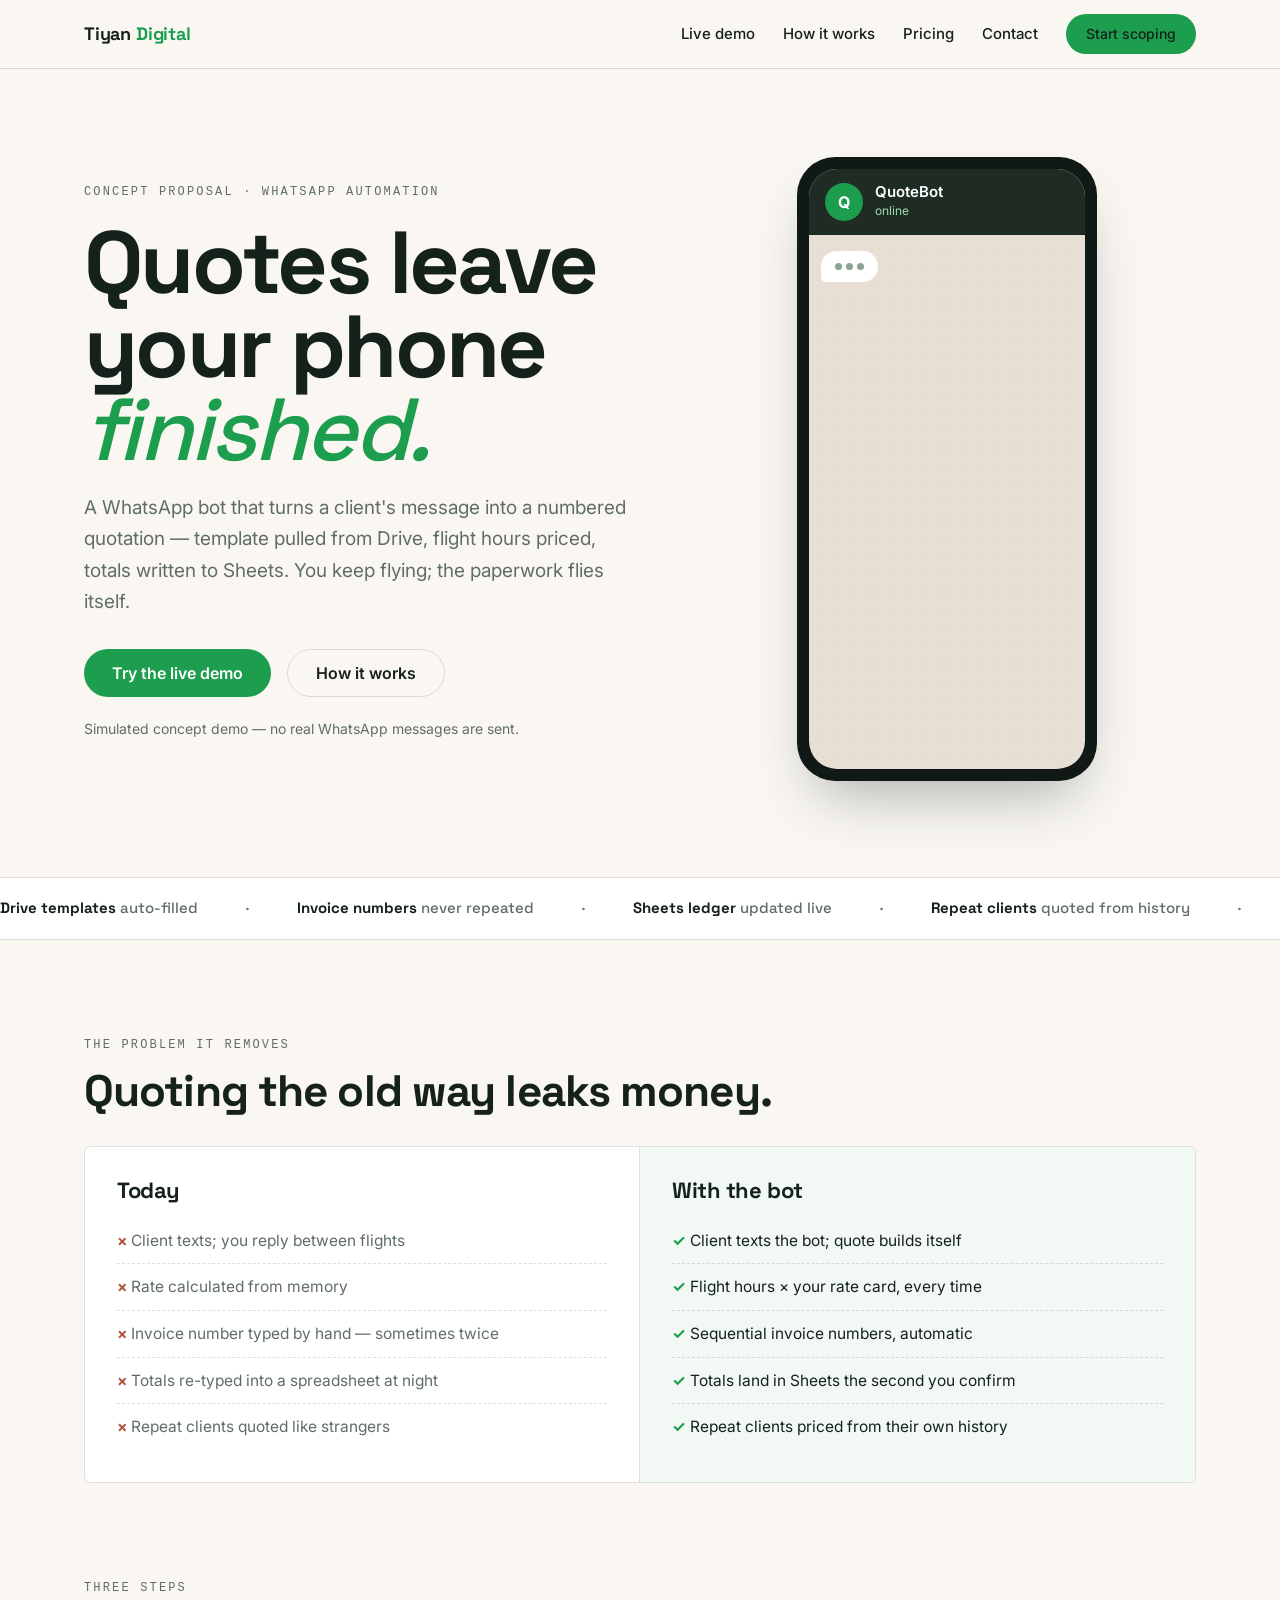
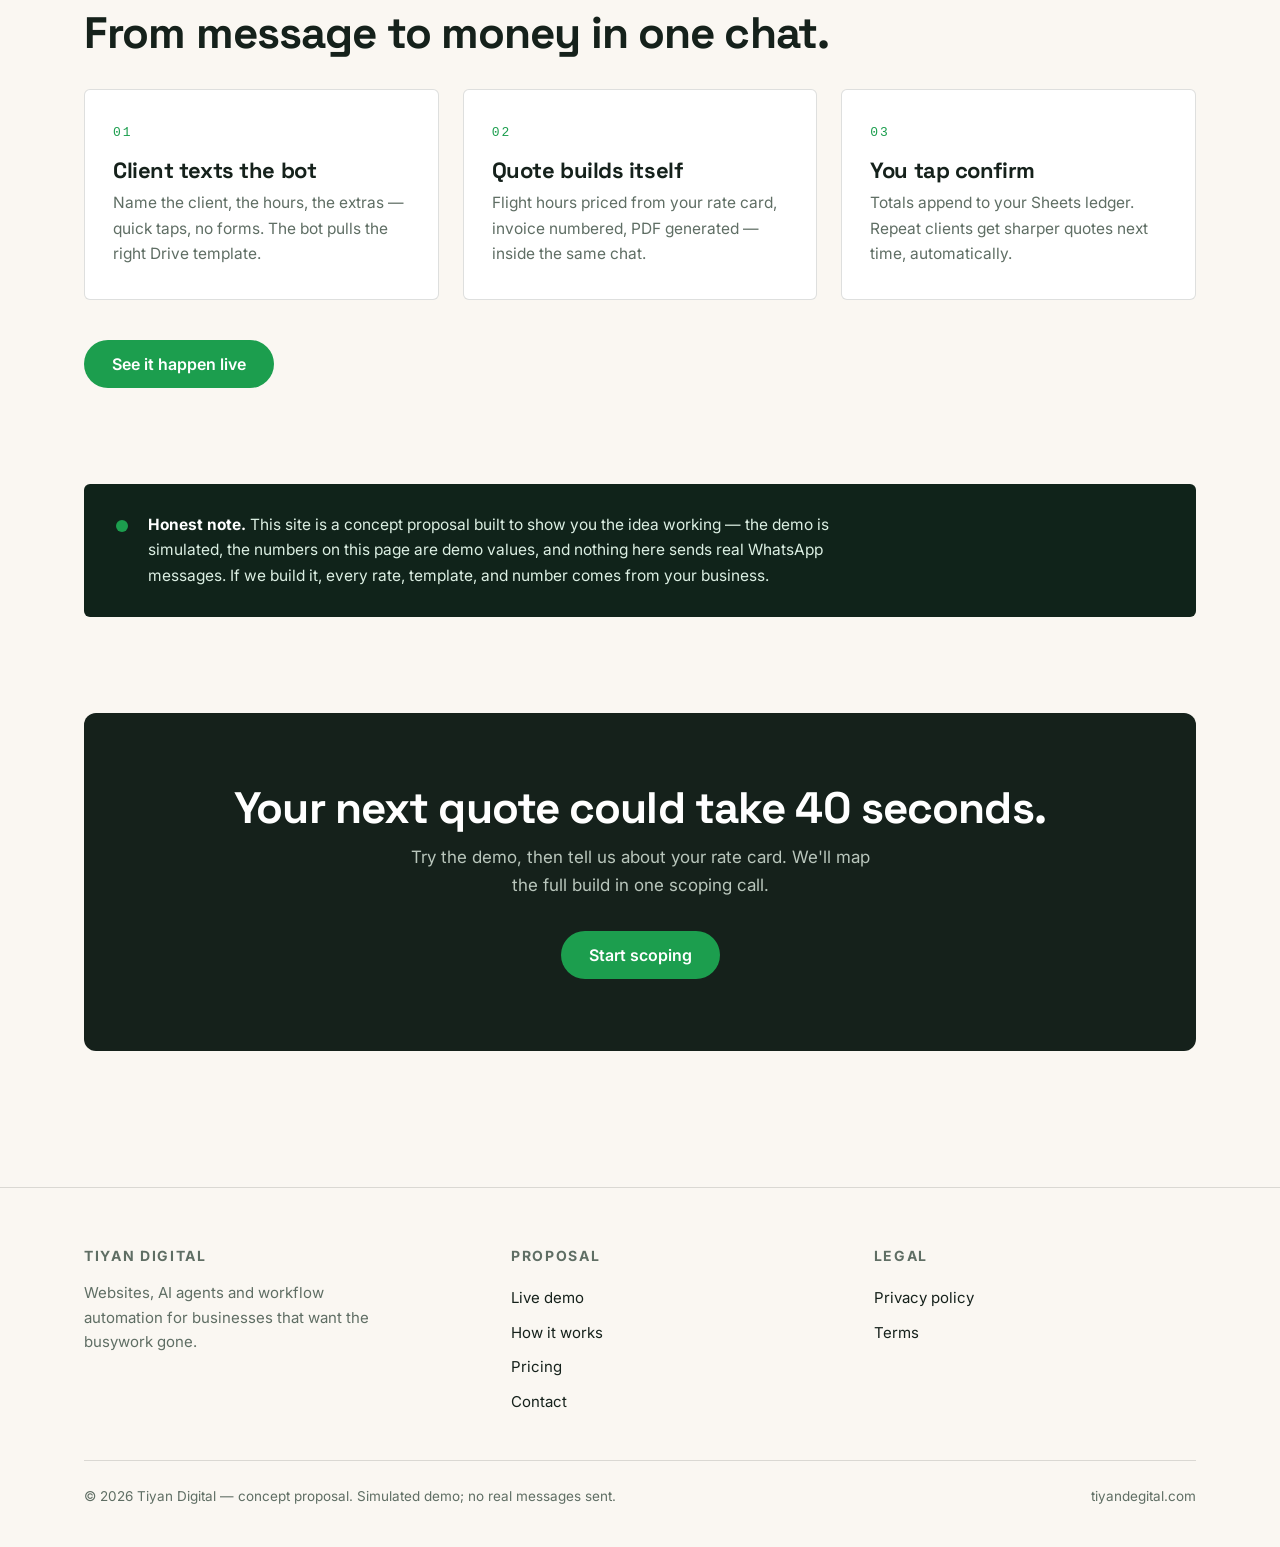
<file: index.html>
<!DOCTYPE html>
<html lang="en">
<head>
<meta charset="utf-8">
<meta name="viewport" content="width=device-width,initial-scale=1">
<title>WhatsApp Quotation Bot for Drone Services — Concept Proposal | Tiyan Digital</title>
<meta name="description" content="A concept proposal: a WhatsApp chatbot that turns client messages into numbered quotations and invoices — Drive templates, flight-hour pricing, Sheets ledger, smarter quotes for repeat clients. Interactive demo inside.">
<link rel="preconnect" href="https://fonts.googleapis.com">
<link rel="preconnect" href="https://fonts.gstatic.com" crossorigin>
<link href="https://fonts.googleapis.com/css2?family=Space+Grotesk:wght@500;700&family=Inter:wght@400;500;600&display=swap" rel="stylesheet">
<link rel="stylesheet" href="assets/css/style.css">
</head>
<body>
<header class="nav">
  <div class="wrap">
    <a class="brand" href="index.html">Tiyan <span>Digital</span></a>
    <button class="burger" aria-label="Menu" aria-expanded="false"><span></span><span></span><span></span></button>
    <nav class="nav-links" aria-label="Main">
      <a href="demo.html">Live demo</a>
      <a href="how-it-works.html">How it works</a>
      <a href="pricing.html">Pricing</a>
      <a href="contact.html">Contact</a>
      <a class="btn small" href="contact.html">Start scoping</a>
    </nav>
  </div>
</header>

<main>
<section class="hero">
  <div class="wrap hero-grid">
    <div>
      <p class="eyebrow rise">Concept proposal · WhatsApp automation</p>
      <h1 class="rise">Quotes leave your phone <em>finished.</em></h1>
      <p class="lede rise">A WhatsApp bot that turns a client's message into a numbered quotation — template pulled from Drive, flight hours priced, totals written to Sheets. You keep flying; the paperwork flies itself.</p>
      <div class="hero-ctas rise">
        <a class="btn" href="demo.html">Try the live demo</a>
        <a class="btn ghost" href="how-it-works.html">How it works</a>
      </div>
      <p class="hero-note rise">Simulated concept demo — no real WhatsApp messages are sent.</p>
    </div>
    <div class="rise">
      <div class="phone" role="img" aria-label="Simulated WhatsApp conversation where the bot builds a quotation">
        <div class="phone-screen">
          <div class="wa-head">
            <div class="wa-avatar">Q</div>
            <div><div class="wa-name">QuoteBot</div><div class="wa-status">online</div></div>
          </div>
          <div class="wa-body" id="hero-chat"></div>
        </div>
      </div>
    </div>
  </div>
</section>

<div class="strip" aria-hidden="true">
  <div class="strip-track">
    <span><b>Drive templates</b> auto-filled</span><span>·</span>
    <span><b>Invoice numbers</b> never repeated</span><span>·</span>
    <span><b>Sheets ledger</b> updated live</span><span>·</span>
    <span><b>Repeat clients</b> quoted from history</span><span>·</span>
    <span><b>PDF invoices</b> in-chat</span><span>·</span>
    <span><b>Drive templates</b> auto-filled</span><span>·</span>
    <span><b>Invoice numbers</b> never repeated</span><span>·</span>
    <span><b>Sheets ledger</b> updated live</span><span>·</span>
    <span><b>Repeat clients</b> quoted from history</span><span>·</span>
    <span><b>PDF invoices</b> in-chat</span><span>·</span>
  </div>
</div>

<section>
  <div class="wrap">
    <p class="eyebrow rise">The problem it removes</p>
    <h2 class="rise">Quoting the old way leaks money.</h2>
    <div class="compare rise" style="margin-top:32px">
      <div class="old">
        <h3>Today</h3>
        <ul>
          <li>Client texts; you reply between flights</li>
          <li>Rate calculated from memory</li>
          <li>Invoice number typed by hand — sometimes twice</li>
          <li>Totals re-typed into a spreadsheet at night</li>
          <li>Repeat clients quoted like strangers</li>
        </ul>
      </div>
      <div class="new">
        <h3>With the bot</h3>
        <ul>
          <li>Client texts the bot; quote builds itself</li>
          <li>Flight hours × your rate card, every time</li>
          <li>Sequential invoice numbers, automatic</li>
          <li>Totals land in Sheets the second you confirm</li>
          <li>Repeat clients priced from their own history</li>
        </ul>
      </div>
    </div>
  </div>
</section>

<section style="padding-top:0">
  <div class="wrap">
    <p class="eyebrow rise">Three steps</p>
    <h2 class="rise">From message to money in one chat.</h2>
    <div class="steps" style="margin-top:32px">
      <div class="step rise"><h3>Client texts the bot</h3><p>Name the client, the hours, the extras — quick taps, no forms. The bot pulls the right Drive template.</p></div>
      <div class="step rise"><h3>Quote builds itself</h3><p>Flight hours priced from your rate card, invoice numbered, PDF generated — inside the same chat.</p></div>
      <div class="step rise"><h3>You tap confirm</h3><p>Totals append to your Sheets ledger. Repeat clients get sharper quotes next time, automatically.</p></div>
    </div>
    <div class="rise" style="margin-top:40px"><a class="btn" href="demo.html">See it happen live</a></div>
  </div>
</section>

<section style="padding-top:0">
  <div class="wrap">
    <div class="honest rise">
      <span class="dot"></span>
      <p><strong>Honest note.</strong> This site is a concept proposal built to show you the idea working — the demo is simulated, the numbers on this page are demo values, and nothing here sends real WhatsApp messages. If we build it, every rate, template, and number comes from your business.</p>
    </div>
  </div>
</section>

<section style="padding-top:0">
  <div class="wrap">
    <div class="final rise">
      <h2>Your next quote could take 40 seconds.</h2>
      <p>Try the demo, then tell us about your rate card. We'll map the full build in one scoping call.</p>
      <a class="btn" href="contact.html">Start scoping</a>
    </div>
  </div>
</section>
</main>

<footer>
  <div class="wrap">
    <div class="foot-grid">
      <div>
        <h4>Tiyan Digital</h4>
        <p style="font-size:15px;color:var(--muted);max-width:32ch">Websites, AI agents and workflow automation for businesses that want the busywork gone.</p>
      </div>
      <div>
        <h4>Proposal</h4>
        <a href="demo.html">Live demo</a>
        <a href="how-it-works.html">How it works</a>
        <a href="pricing.html">Pricing</a>
        <a href="contact.html">Contact</a>
      </div>
      <div>
        <h4>Legal</h4>
        <a href="privacy.html">Privacy policy</a>
        <a href="terms.html">Terms</a>
      </div>
    </div>
    <div class="foot-base">
      <span>© 2026 Tiyan Digital — concept proposal. Simulated demo; no real messages sent.</span>
      <span>tiyandegital.com</span>
    </div>
  </div>
</footer>
<script src="assets/js/main.js"></script>
<script src="assets/js/home-chat.js"></script>
</body>
</html>
</file>
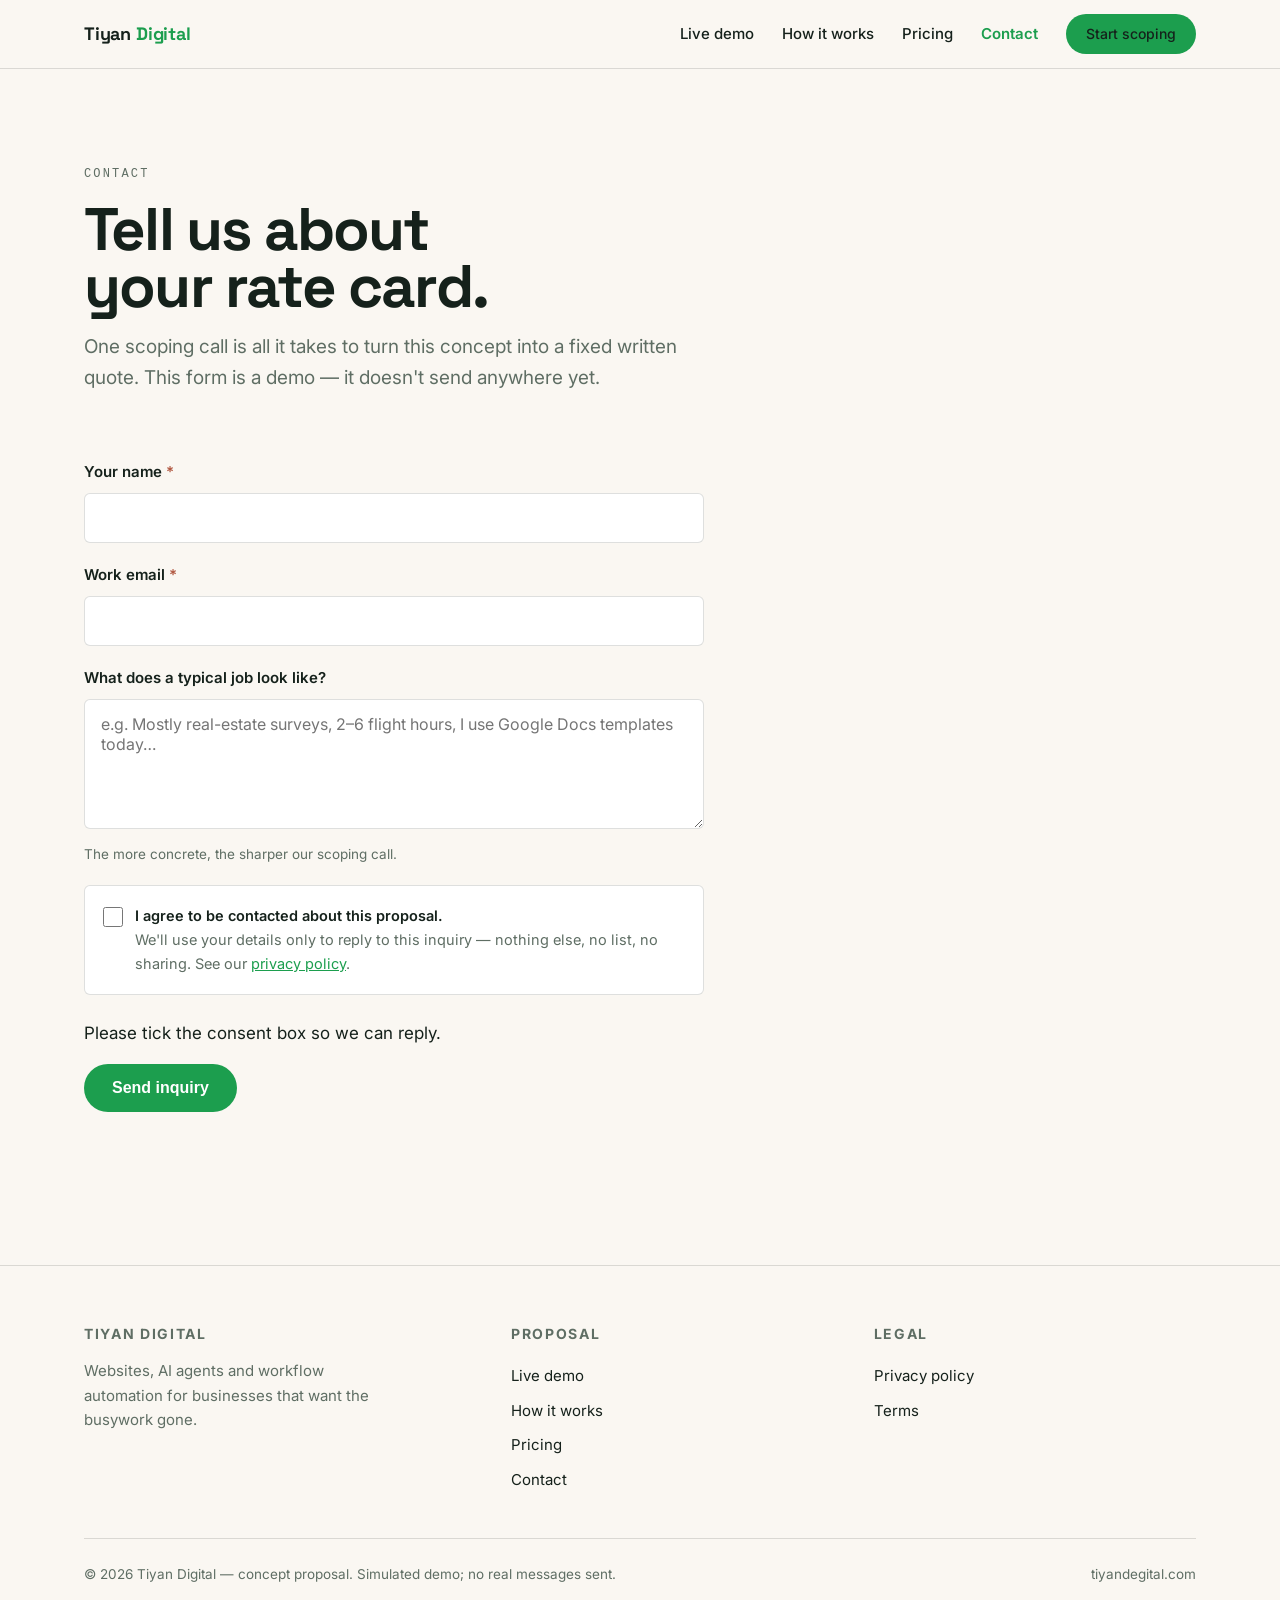
<file: contact.html>
<!DOCTYPE html>
<html lang="en">
<head>
<meta charset="utf-8">
<meta name="viewport" content="width=device-width,initial-scale=1">
<title>Contact — WhatsApp Quotation Bot | Tiyan Digital</title>
<meta name="description" content="Start the scoping conversation for your WhatsApp quotation bot. Tell us about your rate card and templates.">
<link rel="preconnect" href="https://fonts.googleapis.com">
<link rel="preconnect" href="https://fonts.gstatic.com" crossorigin>
<link href="https://fonts.googleapis.com/css2?family=Space+Grotesk:wght@500;700&family=Inter:wght@400;500;600&display=swap" rel="stylesheet">
<link rel="stylesheet" href="assets/css/style.css">
</head>
<body>
<header class="nav">
  <div class="wrap">
    <a class="brand" href="index.html">Tiyan <span>Digital</span></a>
    <button class="burger" aria-label="Menu" aria-expanded="false"><span></span><span></span><span></span></button>
    <nav class="nav-links" aria-label="Main">
      <a href="demo.html">Live demo</a>
      <a href="how-it-works.html">How it works</a>
      <a href="pricing.html">Pricing</a>
      <a href="contact.html" class="active">Contact</a>
      <a class="btn small" href="contact.html">Start scoping</a>
    </nav>
  </div>
</header>

<main>
<section style="padding-bottom:48px">
  <div class="wrap">
    <p class="eyebrow rise">Contact</p>
    <h1 class="rise" style="font-size:clamp(36px,5vw,60px);margin:16px 0">Tell us about<br>your rate card.</h1>
    <p class="lede rise">One scoping call is all it takes to turn this concept into a fixed written quote. This form is a demo — it doesn't send anywhere yet.</p>
  </div>
</section>

<section style="padding-top:0">
  <div class="wrap">
    <form class="contact rise" id="contact-form" novalidate>
      <div class="field">
        <label for="f-name">Your name <span class="req">*</span></label>
        <input id="f-name" name="name" type="text" autocomplete="name" required>
        <p class="err" id="e-name">Please enter your name.</p>
      </div>
      <div class="field">
        <label for="f-email">Work email <span class="req">*</span></label>
        <input id="f-email" name="email" type="email" autocomplete="email" required>
        <p class="err" id="e-email">Please enter a valid email address.</p>
      </div>
      <div class="field">
        <label for="f-detail">What does a typical job look like?</label>
        <textarea id="f-detail" name="message" rows="5" placeholder="e.g. Mostly real-estate surveys, 2–6 flight hours, I use Google Docs templates today…"></textarea>
        <p class="hint">The more concrete, the sharper our scoping call.</p>
      </div>
      <div class="consent">
        <input id="f-consent" type="checkbox" required>
        <p><label for="f-consent" style="font-weight:600;color:var(--ink)">I agree to be contacted about this proposal.</label><br>
        We'll use your details only to reply to this inquiry — nothing else, no list, no sharing. See our <a href="privacy.html" style="color:var(--accent)">privacy policy</a>.</p>
      </div>
      <p class="err" id="e-consent">Please tick the consent box so we can reply.</p>
      <button class="btn" type="submit">Send inquiry</button>
      <p class="hint" id="form-note" style="margin-top:16px"></p>
    </form>
  </div>
</section>
</main>

<footer>
  <div class="wrap">
    <div class="foot-grid">
      <div>
        <h4>Tiyan Digital</h4>
        <p style="font-size:15px;color:var(--muted);max-width:32ch">Websites, AI agents and workflow automation for businesses that want the busywork gone.</p>
      </div>
      <div>
        <h4>Proposal</h4>
        <a href="demo.html">Live demo</a>
        <a href="how-it-works.html">How it works</a>
        <a href="pricing.html">Pricing</a>
        <a href="contact.html">Contact</a>
      </div>
      <div>
        <h4>Legal</h4>
        <a href="privacy.html">Privacy policy</a>
        <a href="terms.html">Terms</a>
      </div>
    </div>
    <div class="foot-base">
      <span>© 2026 Tiyan Digital — concept proposal. Simulated demo; no real messages sent.</span>
      <span>tiyandegital.com</span>
    </div>
  </div>
</footer>
<script src="assets/js/main.js"></script>
<script>
(function(){
  var form=document.getElementById('contact-form');
  form.addEventListener('submit',function(e){
    e.preventDefault();
    var ok=true;
    var name=document.getElementById('f-name'),email=document.getElementById('f-email'),consent=document.getElementById('f-consent');
    function set(id,bad){document.getElementById(id).style.display=bad?'block':'none'}
    set('e-name',!name.value.trim()); if(!name.value.trim())ok=false;
    var em=/^[^\s@]+@[^\s@]+\.[^\s@]+$/.test(email.value.trim());
    set('e-email',!em); if(!em)ok=false;
    set('e-consent',!consent.checked); if(!consent.checked)ok=false;
    var note=document.getElementById('form-note');
    if(ok){
      note.textContent='Thanks — in the live version this would reach us directly. For now, reply to our Reddit message and we\u2019ll take it from there.';
      note.style.color='var(--accent)'; form.reset();
    }else{
      note.textContent='Please fix the highlighted fields.'; note.style.color='#B0563F';
    }
  });
})();
</script>
</body>
</html>
</file>
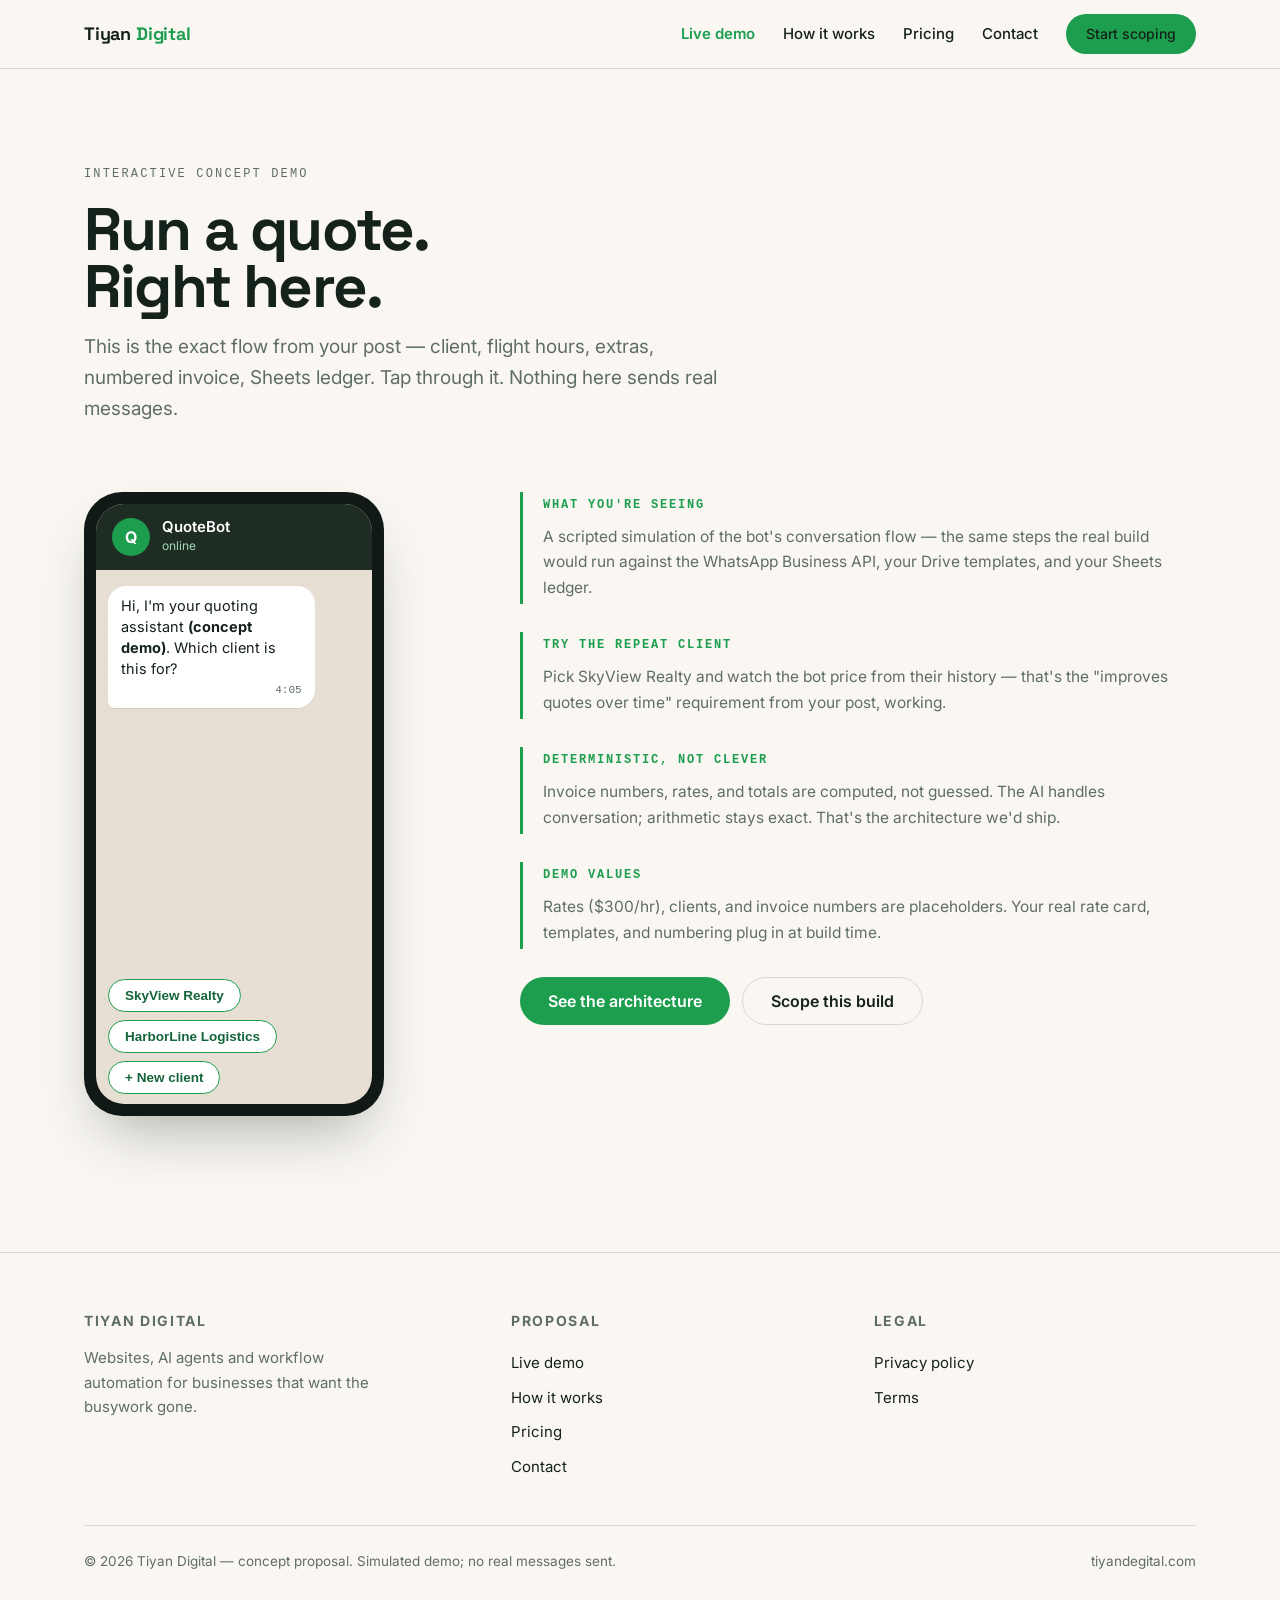
<file: demo.html>
<!DOCTYPE html>
<html lang="en">
<head>
<meta charset="utf-8">
<meta name="viewport" content="width=device-width,initial-scale=1">
<title>Live Demo — WhatsApp Quotation Bot | Tiyan Digital</title>
<meta name="description" content="Interactive simulated demo: build a drone-service quotation inside a WhatsApp-style chat — client, flight hours, extras, numbered invoice, Sheets ledger.">
<link rel="preconnect" href="https://fonts.googleapis.com">
<link rel="preconnect" href="https://fonts.gstatic.com" crossorigin>
<link href="https://fonts.googleapis.com/css2?family=Space+Grotesk:wght@500;700&family=Inter:wght@400;500;600&display=swap" rel="stylesheet">
<link rel="stylesheet" href="assets/css/style.css">
</head>
<body>
<header class="nav">
  <div class="wrap">
    <a class="brand" href="index.html">Tiyan <span>Digital</span></a>
    <button class="burger" aria-label="Menu" aria-expanded="false"><span></span><span></span><span></span></button>
    <nav class="nav-links" aria-label="Main">
      <a href="demo.html" class="active">Live demo</a>
      <a href="how-it-works.html">How it works</a>
      <a href="pricing.html">Pricing</a>
      <a href="contact.html">Contact</a>
      <a class="btn small" href="contact.html">Start scoping</a>
    </nav>
  </div>
</header>

<main>
<section style="padding-bottom:48px">
  <div class="wrap">
    <p class="eyebrow rise">Interactive concept demo</p>
    <h1 class="rise" style="font-size:clamp(36px,5vw,60px);margin:16px 0">Run a quote.<br>Right here.</h1>
    <p class="lede rise">This is the exact flow from your post — client, flight hours, extras, numbered invoice, Sheets ledger. Tap through it. Nothing here sends real messages.</p>
  </div>
</section>

<section style="padding-top:0">
  <div class="wrap demo-grid">
    <div class="demo-side rise">
      <div class="phone" role="region" aria-label="Interactive simulated WhatsApp demo">
        <div class="phone-screen">
          <div class="wa-head">
            <div class="wa-avatar">Q</div>
            <div><div class="wa-name">QuoteBot</div><div class="wa-status">online</div></div>
          </div>
          <div class="wa-body" id="demo-chat" aria-live="polite"></div>
          <div id="demo-tray" style="padding:10px 12px;z-index:2"></div>
        </div>
      </div>
    </div>
    <div class="demo-notes">
      <div class="note rise">
        <h4>What you're seeing</h4>
        <p>A scripted simulation of the bot's conversation flow — the same steps the real build would run against the WhatsApp Business API, your Drive templates, and your Sheets ledger.</p>
      </div>
      <div class="note rise">
        <h4>Try the repeat client</h4>
        <p>Pick SkyView Realty and watch the bot price from their history — that's the "improves quotes over time" requirement from your post, working.</p>
      </div>
      <div class="note rise">
        <h4>Deterministic, not clever</h4>
        <p>Invoice numbers, rates, and totals are computed, not guessed. The AI handles conversation; arithmetic stays exact. That's the architecture we'd ship.</p>
      </div>
      <div class="note rise">
        <h4>Demo values</h4>
        <p>Rates ($300/hr), clients, and invoice numbers are placeholders. Your real rate card, templates, and numbering plug in at build time.</p>
      </div>
      <div class="demo-bar rise">
        <a class="btn" href="how-it-works.html">See the architecture</a>
        <a class="btn ghost" href="contact.html">Scope this build</a>
      </div>
    </div>
  </div>
</section>
</main>

<footer>
  <div class="wrap">
    <div class="foot-grid">
      <div>
        <h4>Tiyan Digital</h4>
        <p style="font-size:15px;color:var(--muted);max-width:32ch">Websites, AI agents and workflow automation for businesses that want the busywork gone.</p>
      </div>
      <div>
        <h4>Proposal</h4>
        <a href="demo.html">Live demo</a>
        <a href="how-it-works.html">How it works</a>
        <a href="pricing.html">Pricing</a>
        <a href="contact.html">Contact</a>
      </div>
      <div>
        <h4>Legal</h4>
        <a href="privacy.html">Privacy policy</a>
        <a href="terms.html">Terms</a>
      </div>
    </div>
    <div class="foot-base">
      <span>© 2026 Tiyan Digital — concept proposal. Simulated demo; no real messages sent.</span>
      <span>tiyandegital.com</span>
    </div>
  </div>
</footer>
<script src="assets/js/main.js"></script>
<script src="assets/js/demo.js"></script>
</body>
</html>
</file>
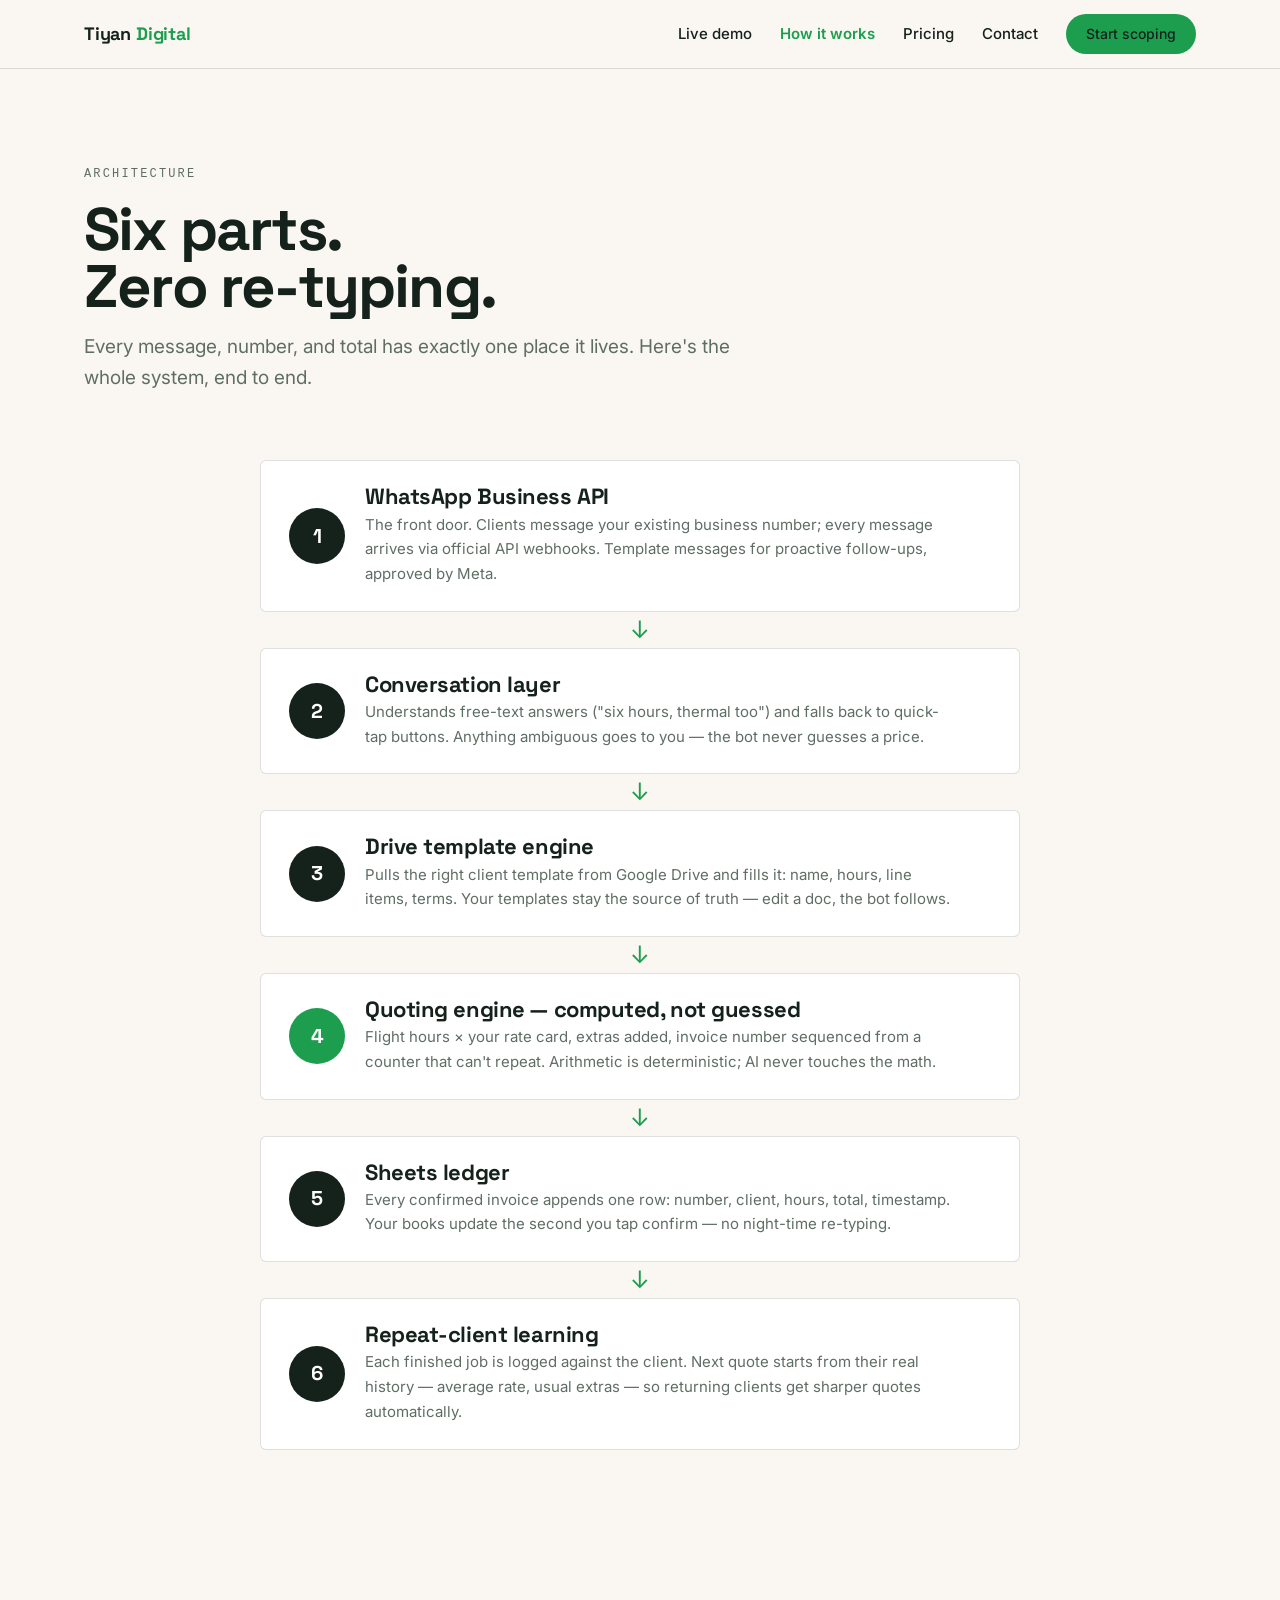
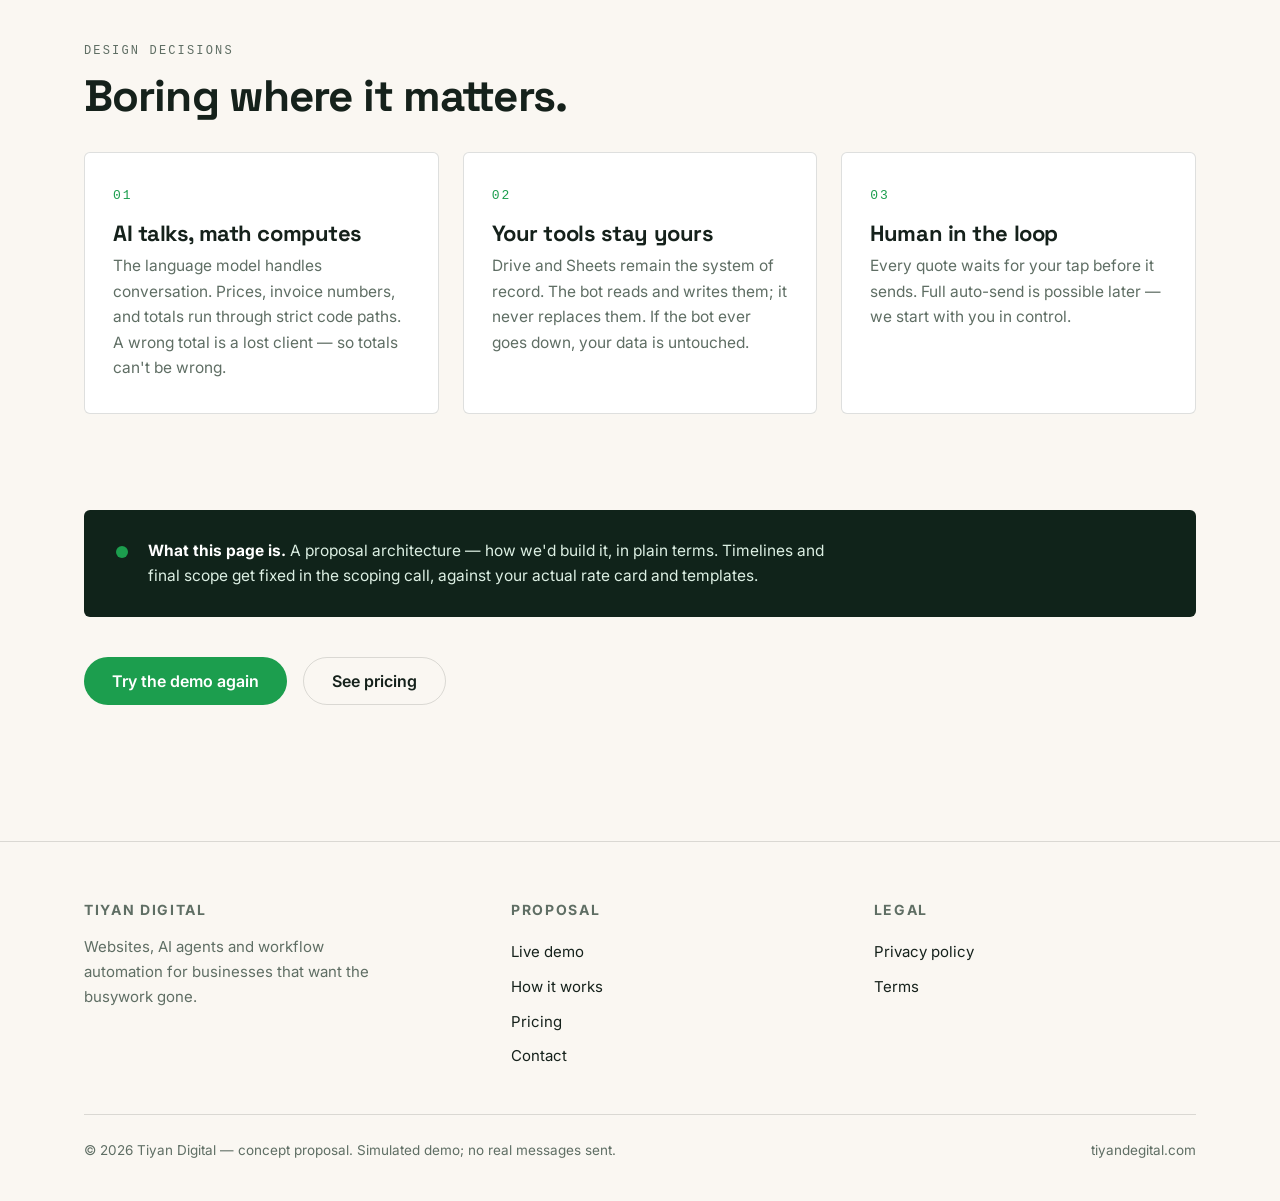
<file: how-it-works.html>
<!DOCTYPE html>
<html lang="en">
<head>
<meta charset="utf-8">
<meta name="viewport" content="width=device-width,initial-scale=1">
<title>How It Works — WhatsApp Quotation Bot | Tiyan Digital</title>
<meta name="description" content="The architecture: WhatsApp Business API, conversation layer, Drive template engine, sequential invoice numbering, Sheets ledger, repeat-client quote learning.">
<link rel="preconnect" href="https://fonts.googleapis.com">
<link rel="preconnect" href="https://fonts.gstatic.com" crossorigin>
<link href="https://fonts.googleapis.com/css2?family=Space+Grotesk:wght@500;700&family=Inter:wght@400;500;600&display=swap" rel="stylesheet">
<link rel="stylesheet" href="assets/css/style.css">
</head>
<body>
<header class="nav">
  <div class="wrap">
    <a class="brand" href="index.html">Tiyan <span>Digital</span></a>
    <button class="burger" aria-label="Menu" aria-expanded="false"><span></span><span></span><span></span></button>
    <nav class="nav-links" aria-label="Main">
      <a href="demo.html">Live demo</a>
      <a href="how-it-works.html" class="active">How it works</a>
      <a href="pricing.html">Pricing</a>
      <a href="contact.html">Contact</a>
      <a class="btn small" href="contact.html">Start scoping</a>
    </nav>
  </div>
</header>

<main>
<section style="padding-bottom:48px">
  <div class="wrap">
    <p class="eyebrow rise">Architecture</p>
    <h1 class="rise" style="font-size:clamp(36px,5vw,60px);margin:16px 0">Six parts.<br>Zero re-typing.</h1>
    <p class="lede rise">Every message, number, and total has exactly one place it lives. Here's the whole system, end to end.</p>
  </div>
</section>

<section style="padding-top:0">
  <div class="wrap">
    <div class="flow">
      <div class="fnode rise">
        <div class="n">1</div>
        <div><h3>WhatsApp Business API</h3><p>The front door. Clients message your existing business number; every message arrives via official API webhooks. Template messages for proactive follow-ups, approved by Meta.</p></div>
      </div>
      <div class="farrow rise" aria-hidden="true">↓</div>
      <div class="fnode rise">
        <div class="n">2</div>
        <div><h3>Conversation layer</h3><p>Understands free-text answers ("six hours, thermal too") and falls back to quick-tap buttons. Anything ambiguous goes to you — the bot never guesses a price.</p></div>
      </div>
      <div class="farrow rise" aria-hidden="true">↓</div>
      <div class="fnode rise">
        <div class="n">3</div>
        <div><h3>Drive template engine</h3><p>Pulls the right client template from Google Drive and fills it: name, hours, line items, terms. Your templates stay the source of truth — edit a doc, the bot follows.</p></div>
      </div>
      <div class="farrow rise" aria-hidden="true">↓</div>
      <div class="fnode acc rise">
        <div class="n">4</div>
        <div><h3>Quoting engine — computed, not guessed</h3><p>Flight hours × your rate card, extras added, invoice number sequenced from a counter that can't repeat. Arithmetic is deterministic; AI never touches the math.</p></div>
      </div>
      <div class="farrow rise" aria-hidden="true">↓</div>
      <div class="fnode rise">
        <div class="n">5</div>
        <div><h3>Sheets ledger</h3><p>Every confirmed invoice appends one row: number, client, hours, total, timestamp. Your books update the second you tap confirm — no night-time re-typing.</p></div>
      </div>
      <div class="farrow rise" aria-hidden="true">↓</div>
      <div class="fnode rise">
        <div class="n">6</div>
        <div><h3>Repeat-client learning</h3><p>Each finished job is logged against the client. Next quote starts from their real history — average rate, usual extras — so returning clients get sharper quotes automatically.</p></div>
      </div>
    </div>
  </div>
</section>

<section>
  <div class="wrap">
    <p class="eyebrow rise">Design decisions</p>
    <h2 class="rise">Boring where it matters.</h2>
    <div class="steps" style="margin-top:32px">
      <div class="step rise"><h3>AI talks, math computes</h3><p>The language model handles conversation. Prices, invoice numbers, and totals run through strict code paths. A wrong total is a lost client — so totals can't be wrong.</p></div>
      <div class="step rise"><h3>Your tools stay yours</h3><p>Drive and Sheets remain the system of record. The bot reads and writes them; it never replaces them. If the bot ever goes down, your data is untouched.</p></div>
      <div class="step rise"><h3>Human in the loop</h3><p>Every quote waits for your tap before it sends. Full auto-send is possible later — we start with you in control.</p></div>
    </div>
  </div>
</section>

<section style="padding-top:0">
  <div class="wrap">
    <div class="honest rise">
      <span class="dot"></span>
      <p><strong>What this page is.</strong> A proposal architecture — how we'd build it, in plain terms. Timelines and final scope get fixed in the scoping call, against your actual rate card and templates.</p>
    </div>
    <div class="rise" style="margin-top:40px;display:flex;gap:16px;flex-wrap:wrap">
      <a class="btn" href="demo.html">Try the demo again</a>
      <a class="btn ghost" href="pricing.html">See pricing</a>
    </div>
  </div>
</section>
</main>

<footer>
  <div class="wrap">
    <div class="foot-grid">
      <div>
        <h4>Tiyan Digital</h4>
        <p style="font-size:15px;color:var(--muted);max-width:32ch">Websites, AI agents and workflow automation for businesses that want the busywork gone.</p>
      </div>
      <div>
        <h4>Proposal</h4>
        <a href="demo.html">Live demo</a>
        <a href="how-it-works.html">How it works</a>
        <a href="pricing.html">Pricing</a>
        <a href="contact.html">Contact</a>
      </div>
      <div>
        <h4>Legal</h4>
        <a href="privacy.html">Privacy policy</a>
        <a href="terms.html">Terms</a>
      </div>
    </div>
    <div class="foot-base">
      <span>© 2026 Tiyan Digital — concept proposal. Simulated demo; no real messages sent.</span>
      <span>tiyandegital.com</span>
    </div>
  </div>
</footer>
<script src="assets/js/main.js"></script>
</body>
</html>
</file>
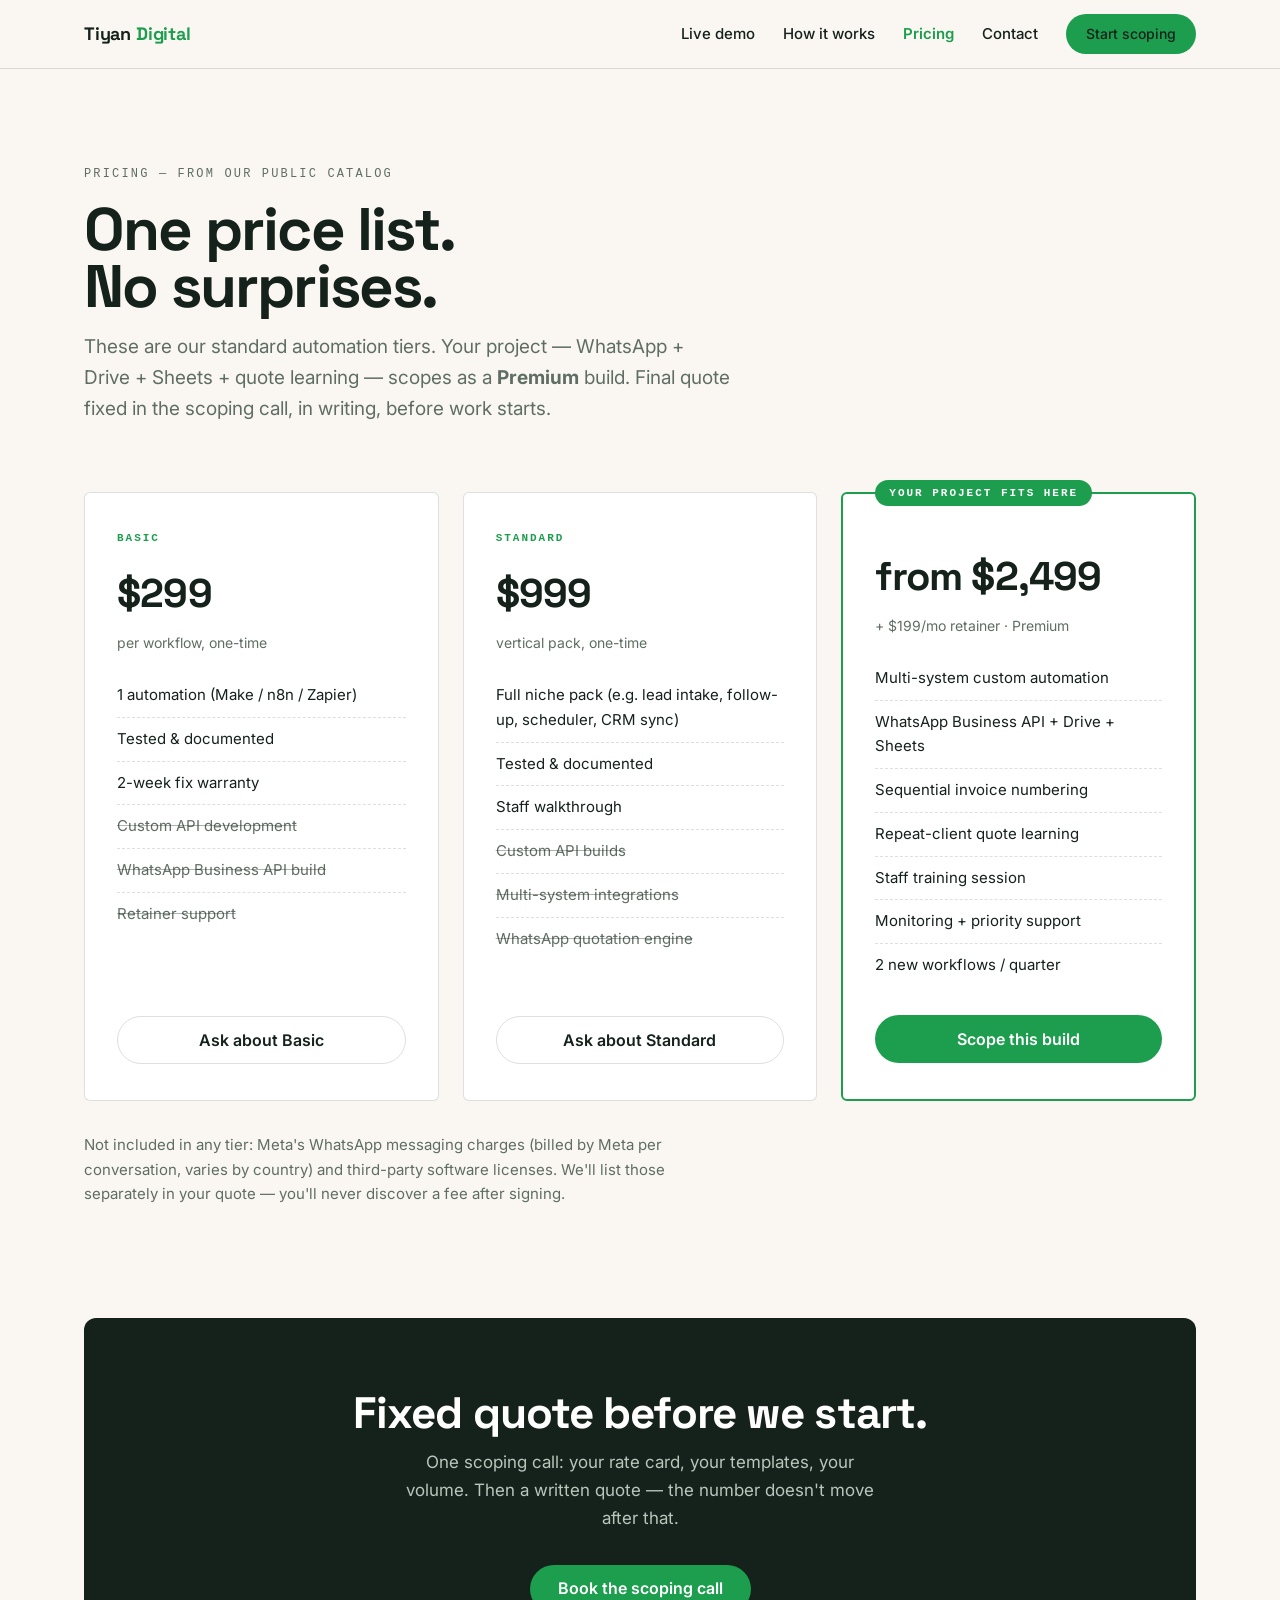
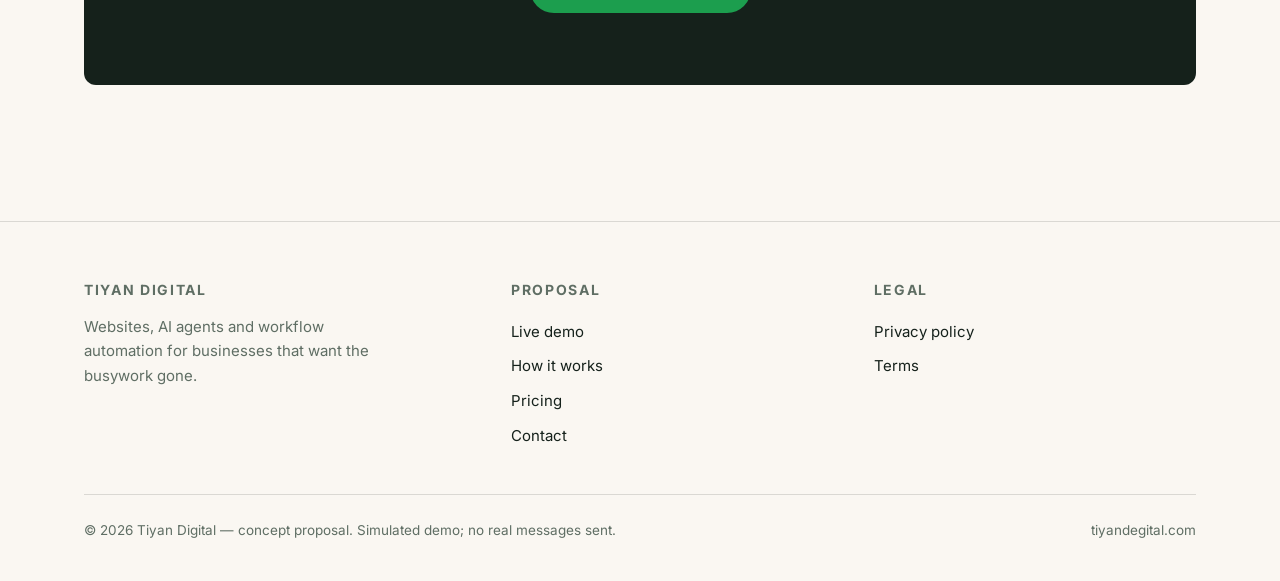
<file: pricing.html>
<!DOCTYPE html>
<html lang="en">
<head>
<meta charset="utf-8">
<meta name="viewport" content="width=device-width,initial-scale=1">
<title>Pricing — WhatsApp Quotation Bot | Tiyan Digital</title>
<meta name="description" content="Honest pricing for the WhatsApp quotation bot build: Basic, Standard, Premium tiers from Tiyan Digital's service catalog.">
<link rel="preconnect" href="https://fonts.googleapis.com">
<link rel="preconnect" href="https://fonts.gstatic.com" crossorigin>
<link href="https://fonts.googleapis.com/css2?family=Space+Grotesk:wght@500;700&family=Inter:wght@400;500;600&display=swap" rel="stylesheet">
<link rel="stylesheet" href="assets/css/style.css">
</head>
<body>
<header class="nav">
  <div class="wrap">
    <a class="brand" href="index.html">Tiyan <span>Digital</span></a>
    <button class="burger" aria-label="Menu" aria-expanded="false"><span></span><span></span><span></span></button>
    <nav class="nav-links" aria-label="Main">
      <a href="demo.html">Live demo</a>
      <a href="how-it-works.html">How it works</a>
      <a href="pricing.html" class="active">Pricing</a>
      <a href="contact.html">Contact</a>
      <a class="btn small" href="contact.html">Start scoping</a>
    </nav>
  </div>
</header>

<main>
<section style="padding-bottom:48px">
  <div class="wrap">
    <p class="eyebrow rise">Pricing — from our public catalog</p>
    <h1 class="rise" style="font-size:clamp(36px,5vw,60px);margin:16px 0">One price list.<br>No surprises.</h1>
    <p class="lede rise">These are our standard automation tiers. Your project — WhatsApp + Drive + Sheets + quote learning — scopes as a <strong>Premium</strong> build. Final quote fixed in the scoping call, in writing, before work starts.</p>
  </div>
</section>

<section style="padding-top:0">
  <div class="wrap">
    <div class="tiers">
      <div class="tier rise">
        <span class="tag">Basic</span>
        <div class="price">$299</div>
        <div class="per">per workflow, one-time</div>
        <ul>
          <li>1 automation (Make / n8n / Zapier)</li>
          <li>Tested &amp; documented</li>
          <li>2-week fix warranty</li>
          <li class="no">Custom API development</li>
          <li class="no">WhatsApp Business API build</li>
          <li class="no">Retainer support</li>
        </ul>
        <a class="btn ghost" href="contact.html">Ask about Basic</a>
      </div>
      <div class="tier rise">
        <span class="tag">Standard</span>
        <div class="price">$999</div>
        <div class="per">vertical pack, one-time</div>
        <ul>
          <li>Full niche pack (e.g. lead intake, follow-up, scheduler, CRM sync)</li>
          <li>Tested &amp; documented</li>
          <li>Staff walkthrough</li>
          <li class="no">Custom API builds</li>
          <li class="no">Multi-system integrations</li>
          <li class="no">WhatsApp quotation engine</li>
        </ul>
        <a class="btn ghost" href="contact.html">Ask about Standard</a>
      </div>
      <div class="tier hot rise">
        <span class="tag">Your project fits here</span>
        <div class="price">from $2,499</div>
        <div class="per">+ $199/mo retainer · Premium</div>
        <ul>
          <li>Multi-system custom automation</li>
          <li>WhatsApp Business API + Drive + Sheets</li>
          <li>Sequential invoice numbering</li>
          <li>Repeat-client quote learning</li>
          <li>Staff training session</li>
          <li>Monitoring + priority support</li>
          <li>2 new workflows / quarter</li>
        </ul>
        <a class="btn" href="contact.html">Scope this build</a>
      </div>
    </div>
    <div class="rise" style="margin-top:32px;max-width:70ch">
      <p style="font-size:15px;color:var(--muted)">Not included in any tier: Meta's WhatsApp messaging charges (billed by Meta per conversation, varies by country) and third-party software licenses. We'll list those separately in your quote — you'll never discover a fee after signing.</p>
    </div>
  </div>
</section>

<section style="padding-top:0">
  <div class="wrap">
    <div class="final rise">
      <h2>Fixed quote before we start.</h2>
      <p>One scoping call: your rate card, your templates, your volume. Then a written quote — the number doesn't move after that.</p>
      <a class="btn" href="contact.html">Book the scoping call</a>
    </div>
  </div>
</section>
</main>

<footer>
  <div class="wrap">
    <div class="foot-grid">
      <div>
        <h4>Tiyan Digital</h4>
        <p style="font-size:15px;color:var(--muted);max-width:32ch">Websites, AI agents and workflow automation for businesses that want the busywork gone.</p>
      </div>
      <div>
        <h4>Proposal</h4>
        <a href="demo.html">Live demo</a>
        <a href="how-it-works.html">How it works</a>
        <a href="pricing.html">Pricing</a>
        <a href="contact.html">Contact</a>
      </div>
      <div>
        <h4>Legal</h4>
        <a href="privacy.html">Privacy policy</a>
        <a href="terms.html">Terms</a>
      </div>
    </div>
    <div class="foot-base">
      <span>© 2026 Tiyan Digital — concept proposal. Simulated demo; no real messages sent.</span>
      <span>tiyandegital.com</span>
    </div>
  </div>
</footer>
<script src="assets/js/main.js"></script>
</body>
</html>
</file>
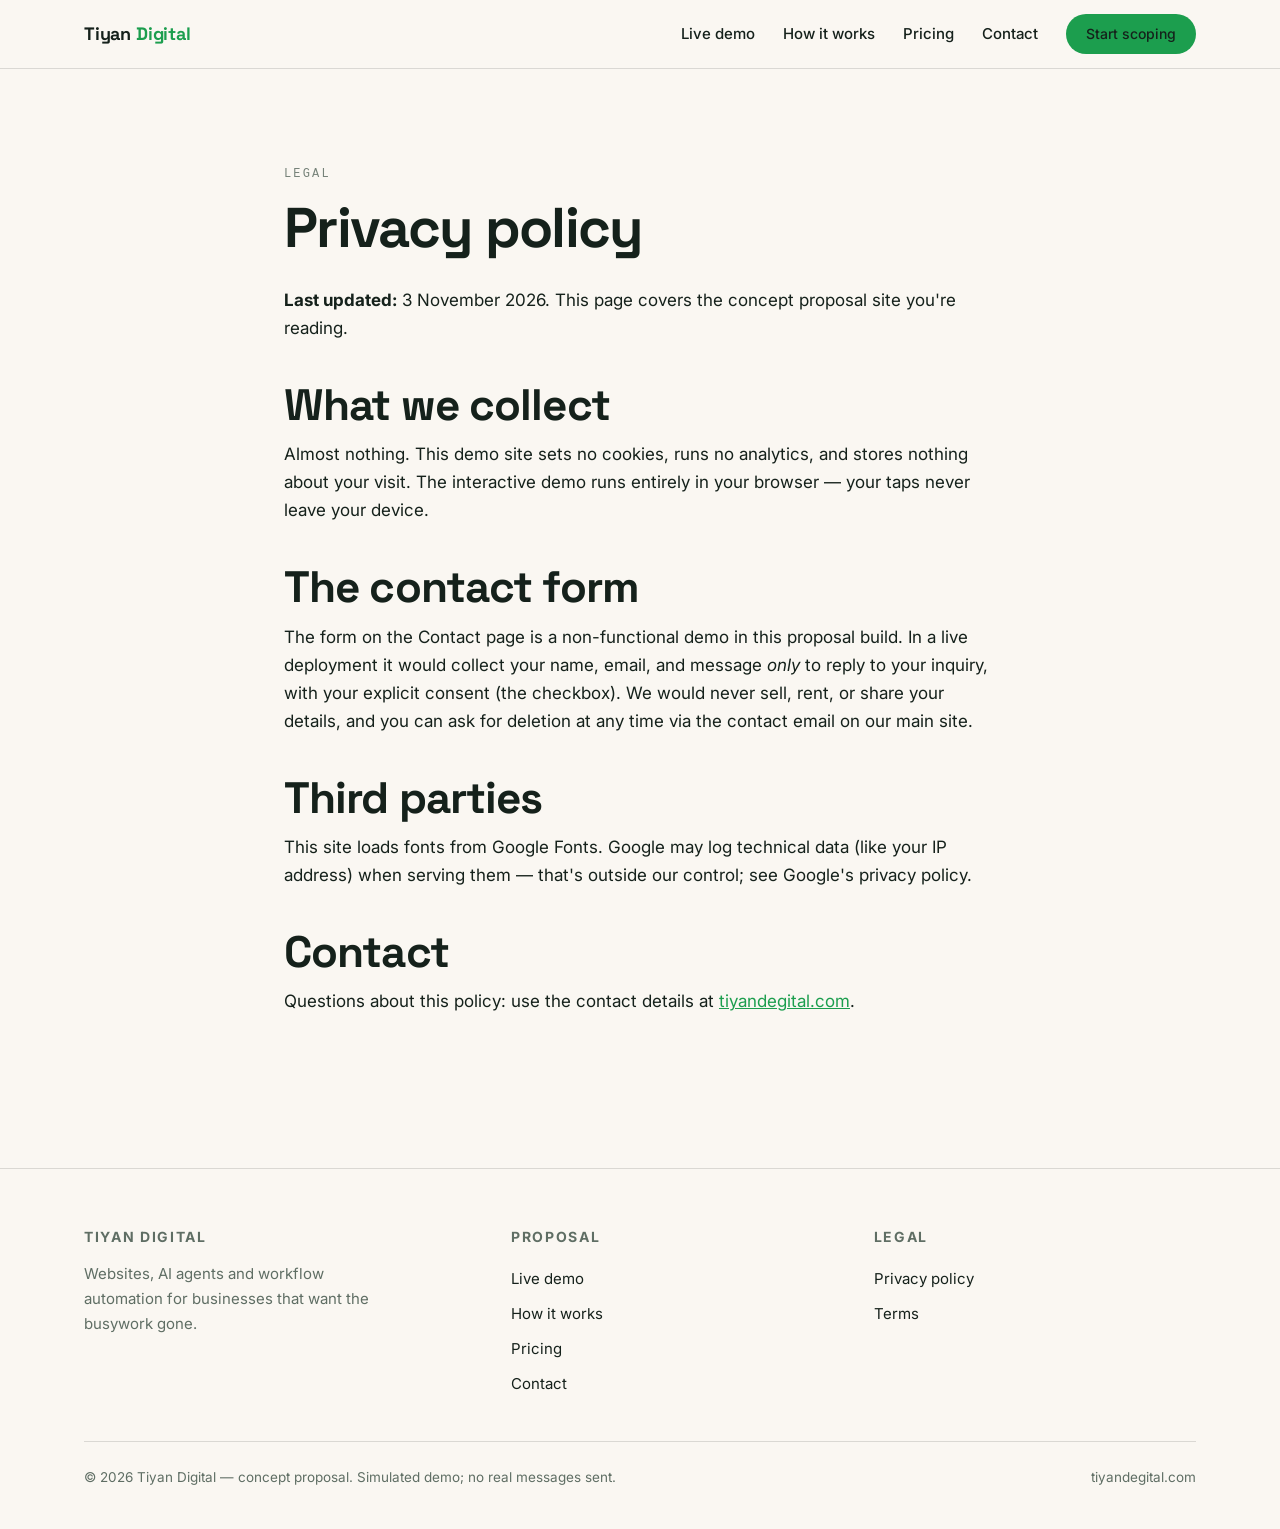
<file: privacy.html>
<!DOCTYPE html>
<html lang="en">
<head>
<meta charset="utf-8">
<meta name="viewport" content="width=device-width,initial-scale=1">
<title>Privacy Policy | Tiyan Digital</title>
<meta name="description" content="Privacy policy for this concept proposal site.">
<link rel="preconnect" href="https://fonts.googleapis.com">
<link rel="preconnect" href="https://fonts.gstatic.com" crossorigin>
<link href="https://fonts.googleapis.com/css2?family=Space+Grotesk:wght@500;700&family=Inter:wght@400;500;600&display=swap" rel="stylesheet">
<link rel="stylesheet" href="assets/css/style.css">
</head>
<body>
<header class="nav">
  <div class="wrap">
    <a class="brand" href="index.html">Tiyan <span>Digital</span></a>
    <button class="burger" aria-label="Menu" aria-expanded="false"><span></span><span></span><span></span></button>
    <nav class="nav-links" aria-label="Main">
      <a href="demo.html">Live demo</a>
      <a href="how-it-works.html">How it works</a>
      <a href="pricing.html">Pricing</a>
      <a href="contact.html">Contact</a>
      <a class="btn small" href="contact.html">Start scoping</a>
    </nav>
  </div>
</header>
<main>
<section>
  <div class="wrap legal">
    <p class="eyebrow">Legal</p>
    <h1 style="font-size:clamp(36px,5vw,56px);margin:16px 0 32px">Privacy policy</h1>
    <p><strong>Last updated:</strong> 3 November 2026. This page covers the concept proposal site you're reading.</p>
    <h2>What we collect</h2>
    <p>Almost nothing. This demo site sets no cookies, runs no analytics, and stores nothing about your visit. The interactive demo runs entirely in your browser — your taps never leave your device.</p>
    <h2>The contact form</h2>
    <p>The form on the Contact page is a non-functional demo in this proposal build. In a live deployment it would collect your name, email, and message <em>only</em> to reply to your inquiry, with your explicit consent (the checkbox). We would never sell, rent, or share your details, and you can ask for deletion at any time via the contact email on our main site.</p>
    <h2>Third parties</h2>
    <p>This site loads fonts from Google Fonts. Google may log technical data (like your IP address) when serving them — that's outside our control; see Google's privacy policy.</p>
    <h2>Contact</h2>
    <p>Questions about this policy: use the contact details at <a href="https://tiyandegital.com" style="color:var(--accent)">tiyandegital.com</a>.</p>
  </div>
</section>
</main>
<footer>
  <div class="wrap">
    <div class="foot-grid">
      <div><h4>Tiyan Digital</h4><p style="font-size:15px;color:var(--muted);max-width:32ch">Websites, AI agents and workflow automation for businesses that want the busywork gone.</p></div>
      <div><h4>Proposal</h4><a href="demo.html">Live demo</a><a href="how-it-works.html">How it works</a><a href="pricing.html">Pricing</a><a href="contact.html">Contact</a></div>
      <div><h4>Legal</h4><a href="privacy.html">Privacy policy</a><a href="terms.html">Terms</a></div>
    </div>
    <div class="foot-base"><span>© 2026 Tiyan Digital — concept proposal. Simulated demo; no real messages sent.</span><span>tiyandegital.com</span></div>
  </div>
</footer>
<script src="assets/js/main.js"></script>
</body>
</html>
</file>
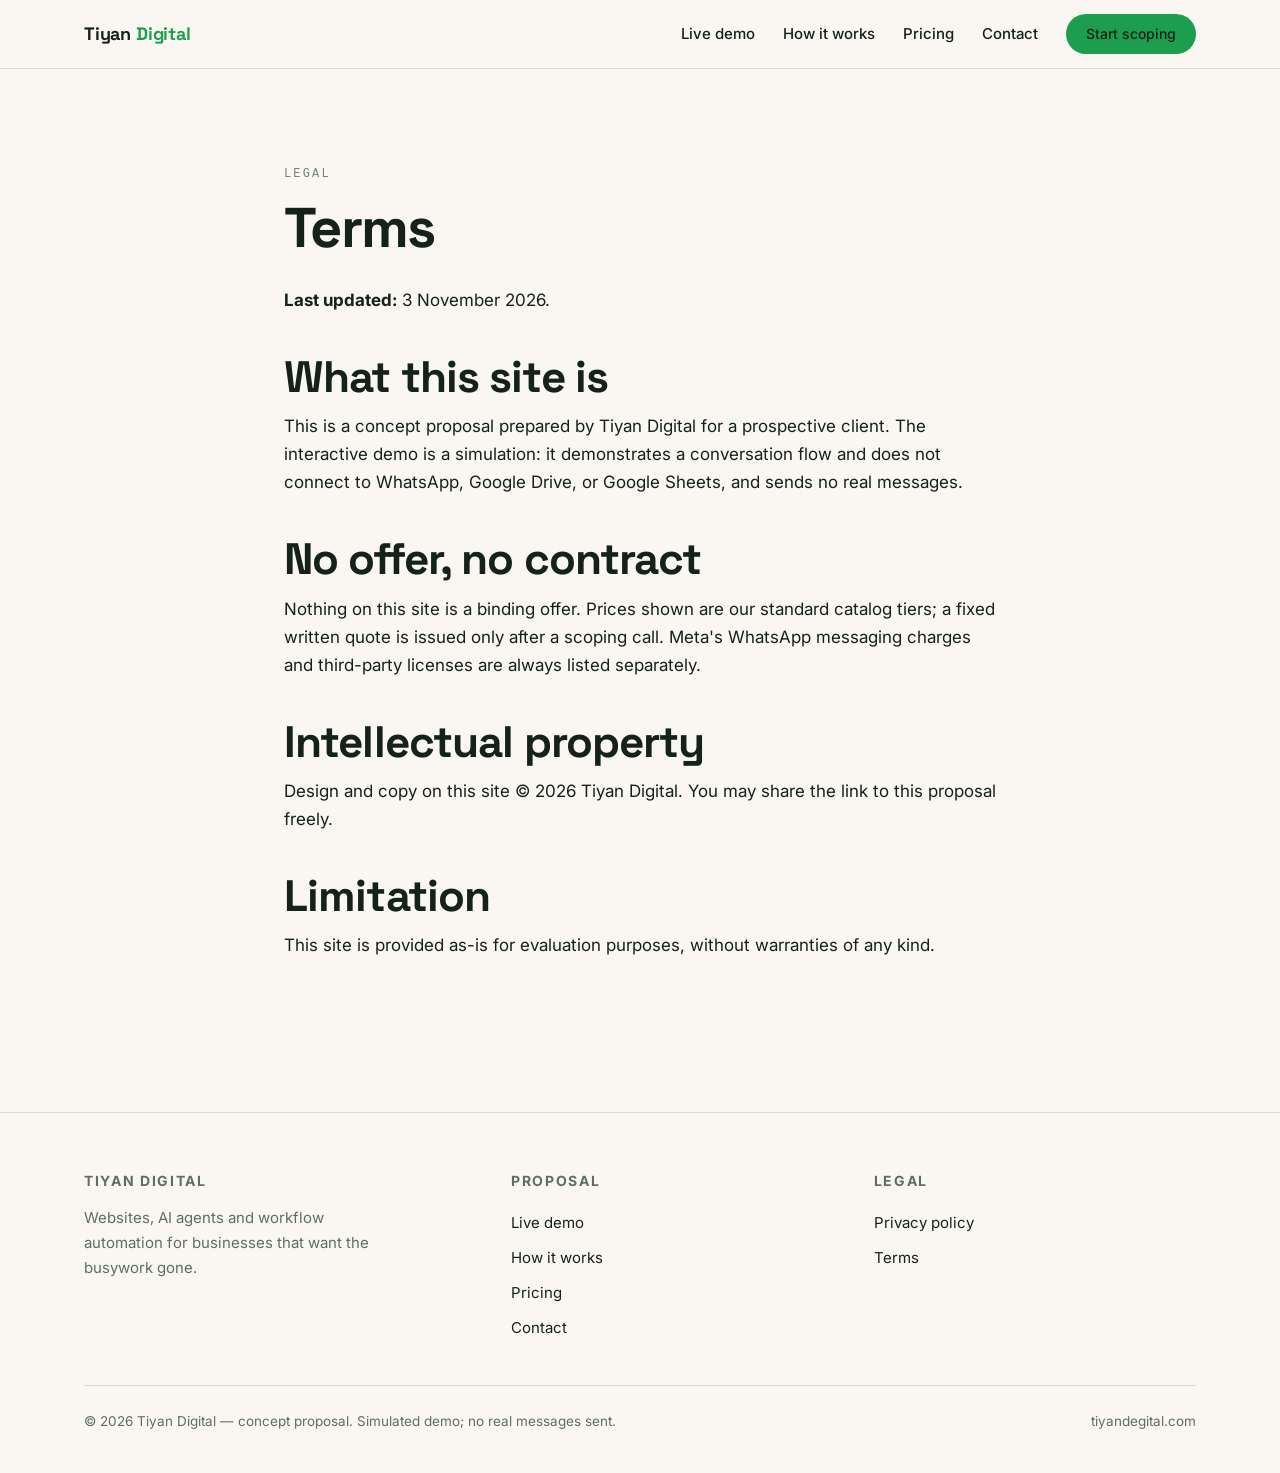
<file: terms.html>
<!DOCTYPE html>
<html lang="en">
<head>
<meta charset="utf-8">
<meta name="viewport" content="width=device-width,initial-scale=1">
<title>Terms | Tiyan Digital</title>
<meta name="description" content="Terms for this concept proposal site.">
<link rel="preconnect" href="https://fonts.googleapis.com">
<link rel="preconnect" href="https://fonts.gstatic.com" crossorigin>
<link href="https://fonts.googleapis.com/css2?family=Space+Grotesk:wght@500;700&family=Inter:wght@400;500;600&display=swap" rel="stylesheet">
<link rel="stylesheet" href="assets/css/style.css">
</head>
<body>
<header class="nav">
  <div class="wrap">
    <a class="brand" href="index.html">Tiyan <span>Digital</span></a>
    <button class="burger" aria-label="Menu" aria-expanded="false"><span></span><span></span><span></span></button>
    <nav class="nav-links" aria-label="Main">
      <a href="demo.html">Live demo</a>
      <a href="how-it-works.html">How it works</a>
      <a href="pricing.html">Pricing</a>
      <a href="contact.html">Contact</a>
      <a class="btn small" href="contact.html">Start scoping</a>
    </nav>
  </div>
</header>
<main>
<section>
  <div class="wrap legal">
    <p class="eyebrow">Legal</p>
    <h1 style="font-size:clamp(36px,5vw,56px);margin:16px 0 32px">Terms</h1>
    <p><strong>Last updated:</strong> 3 November 2026.</p>
    <h2>What this site is</h2>
    <p>This is a concept proposal prepared by Tiyan Digital for a prospective client. The interactive demo is a simulation: it demonstrates a conversation flow and does not connect to WhatsApp, Google Drive, or Google Sheets, and sends no real messages.</p>
    <h2>No offer, no contract</h2>
    <p>Nothing on this site is a binding offer. Prices shown are our standard catalog tiers; a fixed written quote is issued only after a scoping call. Meta's WhatsApp messaging charges and third-party licenses are always listed separately.</p>
    <h2>Intellectual property</h2>
    <p>Design and copy on this site © 2026 Tiyan Digital. You may share the link to this proposal freely.</p>
    <h2>Limitation</h2>
    <p>This site is provided as-is for evaluation purposes, without warranties of any kind.</p>
  </div>
</section>
</main>
<footer>
  <div class="wrap">
    <div class="foot-grid">
      <div><h4>Tiyan Digital</h4><p style="font-size:15px;color:var(--muted);max-width:32ch">Websites, AI agents and workflow automation for businesses that want the busywork gone.</p></div>
      <div><h4>Proposal</h4><a href="demo.html">Live demo</a><a href="how-it-works.html">How it works</a><a href="pricing.html">Pricing</a><a href="contact.html">Contact</a></div>
      <div><h4>Legal</h4><a href="privacy.html">Privacy policy</a><a href="terms.html">Terms</a></div>
    </div>
    <div class="foot-base"><span>© 2026 Tiyan Digital — concept proposal. Simulated demo; no real messages sent.</span><span>tiyandegital.com</span></div>
  </div>
</footer>
<script src="assets/js/main.js"></script>
</body>
</html>
</file>
<file: assets/css/style.css>
/* Drone WhatsApp Bot proposal — Tiyan Digital */
:root{
  --paper:#FAF7F2; --ink:#15211B; --muted:#5F6E64;
  --line:rgba(21,33,27,.14); --surface:#FFFFFF;
  --accent:#1C9E4E; --accent-ink:#FFFFFF;
  --chat-in:#FFFFFF; --chat-out:#D8F0E1; --phone:#101915;
  --radius:6px;
}
*{margin:0;padding:0;box-sizing:border-box}
html{scroll-behavior:smooth}
body{
  font-family:"Inter",system-ui,-apple-system,sans-serif;
  background:var(--paper); color:var(--ink);
  font-size:17px; line-height:1.65; -webkit-font-smoothing:antialiased;
  overflow-x:hidden;
}
body::before{content:"";display:block;height:0} /* first rule sets bg via body */
::selection{background:var(--accent);color:#fff}
img{max-width:100%}
a{color:inherit}
.mono{font-family:ui-monospace,SFMono-Regular,Menlo,Consolas,monospace}
.eyebrow{font-family:ui-monospace,SFMono-Regular,Menlo,monospace;font-size:12px;letter-spacing:.18em;text-transform:uppercase;color:var(--muted);opacity:.85}

.wrap{max-width:1160px;margin:0 auto;padding:0 24px}
section{padding:96px 0}
h1,h2,h3{font-family:"Space Grotesk",sans-serif;font-weight:700;line-height:1.05;letter-spacing:-.02em}
h1{font-size:clamp(44px,7vw,88px);letter-spacing:-.03em;line-height:.95}
h2{font-size:clamp(30px,4vw,44px);margin-bottom:16px}
h3{font-size:22px;margin-bottom:8px}
.lede{font-size:19px;color:var(--muted);max-width:34em}
p{margin-bottom:1em;max-width:65ch}

/* entrance */
.rise{opacity:0;transform:translateY(24px)}
.rise.in{opacity:1;transform:none;transition:opacity .8s cubic-bezier(.16,1,.3,1),transform .8s cubic-bezier(.16,1,.3,1)}

/* nav */
.nav{position:sticky;top:0;z-index:50;background:rgba(250,247,242,.92);backdrop-filter:blur(10px);border-bottom:1px solid var(--line)}
.nav .wrap{display:flex;align-items:center;gap:32px;height:68px}
.brand{font-family:"Space Grotesk",sans-serif;font-weight:700;font-size:18px;text-decoration:none;letter-spacing:-.01em}
.brand span{color:var(--accent)}
.nav-links{display:flex;gap:28px;margin-left:auto;align-items:center}
.nav-links a{text-decoration:none;font-size:15px;font-weight:500;color:var(--ink)}
.nav-links a:hover{color:var(--accent)}
.nav-links a.active{color:var(--accent);font-weight:600}
.burger{display:none;background:none;border:0;cursor:pointer;padding:10px;margin-left:auto}
.burger span{display:block;width:22px;height:2px;background:var(--ink);margin:5px 0}

.btn{display:inline-flex;align-items:center;justify-content:center;min-height:48px;padding:0 28px;border-radius:999px;
  background:var(--accent);color:var(--accent-ink);font-weight:600;font-size:16px;text-decoration:none;border:0;cursor:pointer;
  transition:transform .2s cubic-bezier(.16,1,.3,1),box-shadow .2s}
.btn:hover{transform:scale(1.04)}
.btn:active{transform:scale(.97)}
.btn.ghost{background:transparent;color:var(--ink);border:1px solid var(--line)}
.btn.small{min-height:40px;padding:0 20px;font-size:14px}

/* hero */
.hero{padding:88px 0 96px}
.hero-grid{display:grid;grid-template-columns:1.05fr .95fr;gap:64px;align-items:center}
.hero h1{margin:18px 0 20px}
.hero h1 em{font-style:italic;font-weight:500;color:var(--accent)}
.hero .lede{margin-bottom:32px}
.hero-ctas{display:flex;gap:16px;flex-wrap:wrap}
.hero-note{margin-top:20px;font-size:14px;color:var(--muted)}

/* phone */
.phone{width:300px;margin:0 auto;background:var(--phone);border-radius:38px;padding:12px;box-shadow:0 30px 60px -20px rgba(21,33,27,.35)}
.phone-screen{background:#E7DFD3;border-radius:28px;overflow:hidden;height:600px;display:flex;flex-direction:column;position:relative}
.phone-screen::before{content:"";position:absolute;inset:0;pointer-events:none;opacity:.5;
  background-image:radial-gradient(rgba(21,33,27,.06) 1px,transparent 1px);background-size:18px 18px}
.wa-head{background:#1F2C24;color:#fff;padding:14px 16px;display:flex;align-items:center;gap:12px;z-index:2}
.wa-avatar{width:38px;height:38px;border-radius:50%;background:var(--accent);display:flex;align-items:center;justify-content:center;font-weight:700;font-size:16px;flex:none}
.wa-name{font-size:15px;font-weight:600;line-height:1.2}
.wa-status{font-size:12px;color:#9FD8B4}
.wa-body{flex:1;overflow-y:auto;padding:16px 12px;display:flex;flex-direction:column;gap:8px;z-index:1;scrollbar-width:thin}
.msg{max-width:82%;padding:9px 13px;border-radius:18px;font-size:14.5px;line-height:1.45;animation:msgin .35s cubic-bezier(.16,1,.3,1)}
.msg.in{background:var(--chat-in);align-self:flex-start;border-bottom-left-radius:6px;box-shadow:0 1px 1px rgba(0,0,0,.08)}
.msg.out{background:var(--chat-out);align-self:flex-end;border-bottom-right-radius:6px;box-shadow:0 1px 1px rgba(0,0,0,.08)}
.msg .t{font-size:11px;color:var(--muted);text-align:right;margin-top:4px;font-family:ui-monospace,monospace}
@keyframes msgin{from{opacity:0;transform:translateY(10px)}to{opacity:1;transform:none}}
.typing{display:inline-flex;gap:4px;padding:12px 14px;background:var(--chat-in);border-radius:18px;border-bottom-left-radius:6px;align-self:flex-start}
.typing i{width:7px;height:7px;border-radius:50%;background:#8AA392;animation:tp 1s infinite}
.typing i:nth-child(2){animation-delay:.15s}.typing i:nth-child(3){animation-delay:.3s}
@keyframes tp{0%,60%,100%{transform:none;opacity:.5}30%{transform:translateY(-4px);opacity:1}}
.quick{display:flex;flex-wrap:wrap;gap:8px;align-self:flex-end}
.quick button{border:1px solid var(--accent);color:#14663A;background:#fff;border-radius:999px;padding:8px 16px;font-size:13.5px;font-weight:600;cursor:pointer;transition:transform .15s}
.quick button:hover{transform:scale(1.05);background:#EFF9F2}
.quote-card{background:#fff;border:1px solid var(--line);border-radius:12px;padding:14px;font-size:13.5px;align-self:stretch;box-shadow:0 2px 8px rgba(21,33,27,.08)}
.quote-card .qh{display:flex;justify-content:space-between;align-items:baseline;margin-bottom:8px}
.quote-card .qno{font-family:ui-monospace,monospace;font-size:12px;color:var(--muted)}
.quote-card table{width:100%;border-collapse:collapse;margin:8px 0}
.quote-card td{padding:4px 0;font-size:13.5px}
.quote-card td:last-child{text-align:right;font-family:ui-monospace,monospace}
.quote-card .qtotal{border-top:1px solid var(--line);padding-top:8px;font-weight:700;display:flex;justify-content:space-between}
.quote-card .qtotal span:last-child{font-family:ui-monospace,monospace}
.ledger{background:#10231A;color:#C9E8D4;border-radius:10px;padding:12px 14px;font-family:ui-monospace,monospace;font-size:12px;line-height:1.7;align-self:stretch}
.ledger .ok{color:#7BD99A}

/* marquee */
.strip{border-top:1px solid var(--line);border-bottom:1px solid var(--line);padding:18px 0;overflow:hidden;background:var(--surface)}
.strip-track{display:flex;gap:48px;white-space:nowrap;animation:marq 28s linear infinite;font-family:"Space Grotesk",sans-serif;font-size:15px;font-weight:500;color:var(--muted)}
.strip-track b{color:var(--ink);font-weight:700}
@keyframes marq{to{transform:translateX(-50%)}}

/* compare table */
.compare{display:grid;grid-template-columns:1fr 1fr;gap:0;border:1px solid var(--line);border-radius:var(--radius);overflow:hidden;background:var(--surface)}
.compare>div{padding:32px}
.compare .old{border-right:1px solid var(--line)}
.compare h3{margin-bottom:16px}
.compare ul{list-style:none}
.compare li{padding:10px 0;border-bottom:1px dashed var(--line);font-size:15.5px}
.compare li:last-child{border:0}
.compare .old li{color:var(--muted)}
.compare .new{background:#F2F9F4}
.compare .new li::before{content:"✓ ";color:var(--accent);font-weight:700}
.compare .old li::before{content:"× ";color:#B0563F;font-weight:700}

/* steps */
.steps{display:grid;grid-template-columns:repeat(3,1fr);gap:24px;counter-reset:st}
.step{border:1px solid var(--line);border-radius:var(--radius);padding:32px 28px;background:var(--surface);position:relative}
.step::before{counter-increment:st;content:"0" counter(st);font-family:ui-monospace,monospace;font-size:13px;letter-spacing:.15em;color:var(--accent);display:block;margin-bottom:16px}
.step p{font-size:15.5px;color:var(--muted);margin:0}

/* honesty strip */
.honest{background:#10231A;color:#DCEFE3;border-radius:var(--radius);padding:28px 32px;display:flex;gap:20px;align-items:flex-start}
.honest .dot{flex:none;width:12px;height:12px;border-radius:50%;background:var(--accent);margin-top:8px}
.honest p{margin:0;font-size:15.5px;max-width:70ch}
.honest strong{color:#fff}

/* pricing */
.tiers{display:grid;grid-template-columns:repeat(3,1fr);gap:24px;align-items:stretch}
.tier{border:1px solid var(--line);border-radius:var(--radius);padding:36px 32px;background:var(--surface);display:flex;flex-direction:column}
.tier.hot{border:2px solid var(--accent);position:relative}
.tier .tag{font-family:ui-monospace,monospace;font-size:11px;letter-spacing:.18em;text-transform:uppercase;color:var(--accent);font-weight:700}
.tier.hot .tag{position:absolute;top:-14px;left:32px;background:var(--accent);color:#fff;padding:4px 14px;border-radius:999px}
.tier .price{font-family:"Space Grotesk",sans-serif;font-size:40px;font-weight:700;margin:14px 0 4px;letter-spacing:-.02em}
.tier .per{font-size:14px;color:var(--muted);margin-bottom:20px}
.tier ul{list-style:none;margin-bottom:28px;flex:1}
.tier li{padding:9px 0;border-bottom:1px dashed var(--line);font-size:15px}
.tier li:last-child{border:0}
.tier li.no{color:var(--muted);text-decoration:line-through;text-decoration-color:rgba(21,33,27,.35)}
.tier .btn{margin-top:auto}

/* flow diagram */
.flow{display:flex;flex-direction:column;gap:0;max-width:760px;margin:0 auto}
.fnode{border:1px solid var(--line);background:var(--surface);border-radius:var(--radius);padding:24px 28px;display:grid;grid-template-columns:56px 1fr;gap:20px;align-items:center}
.fnode .n{width:56px;height:56px;border-radius:50%;background:var(--ink);color:#fff;font-family:"Space Grotesk",sans-serif;font-weight:700;font-size:20px;display:flex;align-items:center;justify-content:center}
.fnode.acc .n{background:var(--accent)}
.fnode h3{margin-bottom:4px}
.fnode p{margin:0;font-size:15px;color:var(--muted)}
.farrow{text-align:center;color:var(--accent);font-size:24px;line-height:1;padding:6px 0;animation:bob 2s ease-in-out infinite}
@keyframes bob{0%,100%{transform:translateY(0)}50%{transform:translateY(5px)}}

/* forms */
form.contact{max-width:620px}
.field{margin-bottom:20px}
.field label{display:block;font-weight:600;font-size:15px;margin-bottom:8px}
.field label .req{color:#B0563F}
.field input,.field textarea,.field select{width:100%;border:1px solid var(--line);border-radius:var(--radius);padding:14px 16px;font-size:16px;font-family:inherit;background:#fff;color:var(--ink)}
.field input:focus,.field textarea:focus,.field select:focus{outline:2px solid var(--accent);outline-offset:2px;border-color:var(--accent)}
.field .hint{font-size:13.5px;color:var(--muted);margin-top:6px}
.field .err{font-size:13.5px;color:#B0563F;margin-top:6px;display:none}
.consent{display:flex;gap:12px;align-items:flex-start;border:1px solid var(--line);border-radius:var(--radius);padding:18px;background:var(--surface);margin-bottom:24px}
.consent input{width:20px;height:20px;margin-top:3px;accent-color:var(--accent);flex:none}
.consent p{margin:0;font-size:14.5px;color:var(--muted)}

/* footer */
footer{border-top:1px solid var(--line);padding:56px 0 40px;margin-top:40px}
.foot-grid{display:grid;grid-template-columns:1.2fr 1fr 1fr;gap:40px;margin-bottom:40px}
.foot-grid h4{font-size:14px;text-transform:uppercase;letter-spacing:.12em;color:var(--muted);margin-bottom:14px}
.foot-grid a{display:block;text-decoration:none;font-size:15px;padding:5px 0;color:var(--ink)}
.foot-grid a:hover{color:var(--accent)}
.foot-base{border-top:1px solid var(--line);padding-top:24px;display:flex;justify-content:space-between;gap:16px;flex-wrap:wrap;font-size:13.5px;color:var(--muted)}

/* legal */
.legal{max-width:760px}
.legal h2{margin:40px 0 12px}
.legal h2:first-child{margin-top:0}

/* final cta */
.final{background:var(--ink);color:#F2EFE8;border-radius:12px;padding:72px 48px;text-align:center}
.final h2{color:#fff;margin-bottom:12px}
.final p{color:#B9C6BC;margin:0 auto 32px;max-width:44ch}

/* demo page */
.demo-grid{display:grid;grid-template-columns:380px 1fr;gap:56px;align-items:start}
.demo-side .phone{margin:0}
.demo-notes .note{border-left:3px solid var(--accent);padding:4px 0 4px 20px;margin-bottom:28px}
.demo-notes .note h4{font-family:ui-monospace,monospace;font-size:12px;letter-spacing:.15em;text-transform:uppercase;color:var(--accent);margin-bottom:8px}
.demo-notes .note p{font-size:15.5px;color:var(--muted);margin:0}
.demo-bar{display:flex;gap:12px;margin-top:24px;flex-wrap:wrap}

/* responsive */
@media(max-width:960px){
  .hero-grid{grid-template-columns:1fr;gap:48px}
  .steps,.tiers{grid-template-columns:1fr}
  .compare{grid-template-columns:1fr}
  .compare .old{border-right:0;border-bottom:1px solid var(--line)}
  .demo-grid{grid-template-columns:1fr}
  .demo-side .phone{margin:0 auto}
  .foot-grid{grid-template-columns:1fr 1fr}
}
@media(max-width:640px){
  section{padding:64px 0}
  .nav-links{display:none;position:absolute;top:68px;left:0;right:0;background:var(--paper);flex-direction:column;align-items:flex-start;padding:16px 24px 24px;border-bottom:1px solid var(--line);gap:4px}
  .nav-links.open{display:flex}
  .nav-links a{padding:10px 0;font-size:17px}
  .burger{display:block}
  .wrap{padding:0 18px}
  .final{padding:48px 24px}
  .fnode{grid-template-columns:1fr;gap:12px}
  .fnode .n{width:44px;height:44px;font-size:16px}
}
@media(prefers-reduced-motion:reduce){
  *,*::before,*::after{animation-duration:.01ms!important;transition-duration:.01ms!important}
  .rise{opacity:1;transform:none}
  html{scroll-behavior:auto}
}
:focus-visible{outline:2px solid var(--accent);outline-offset:3px}
</file>
